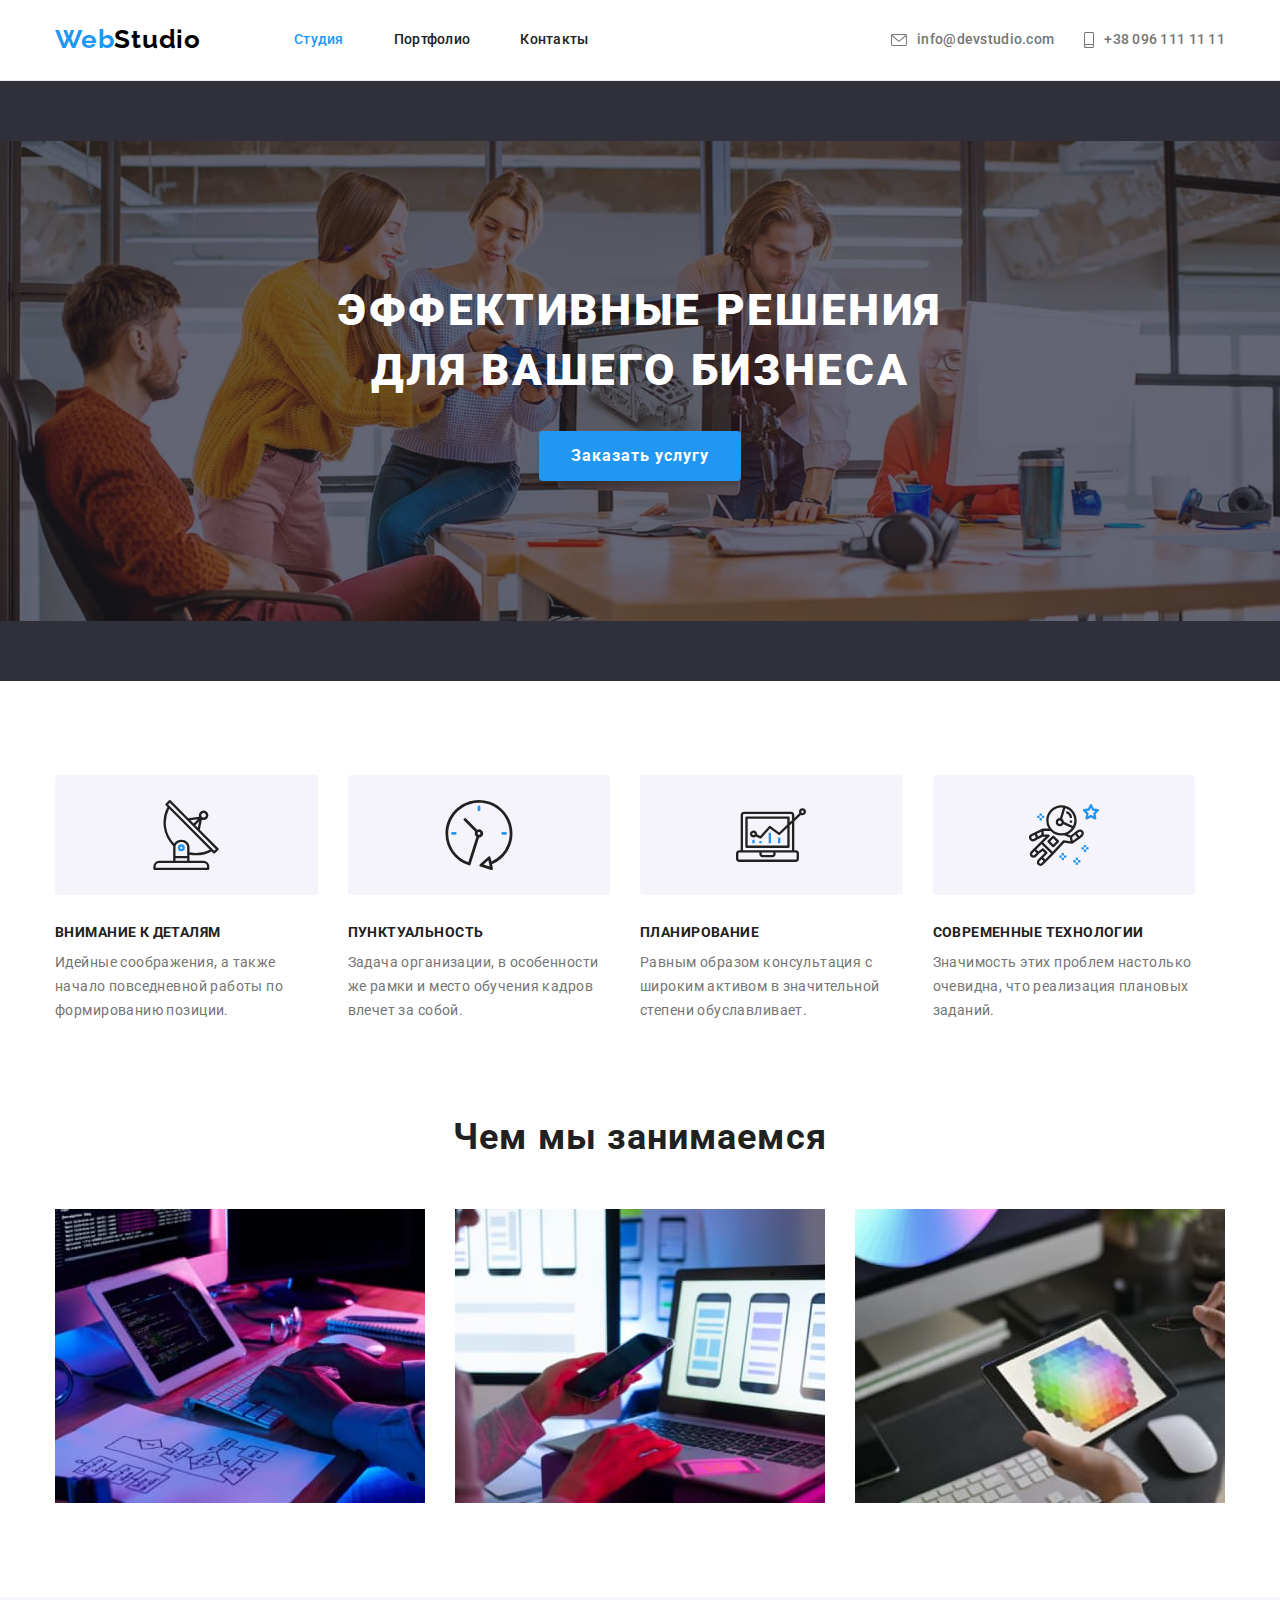
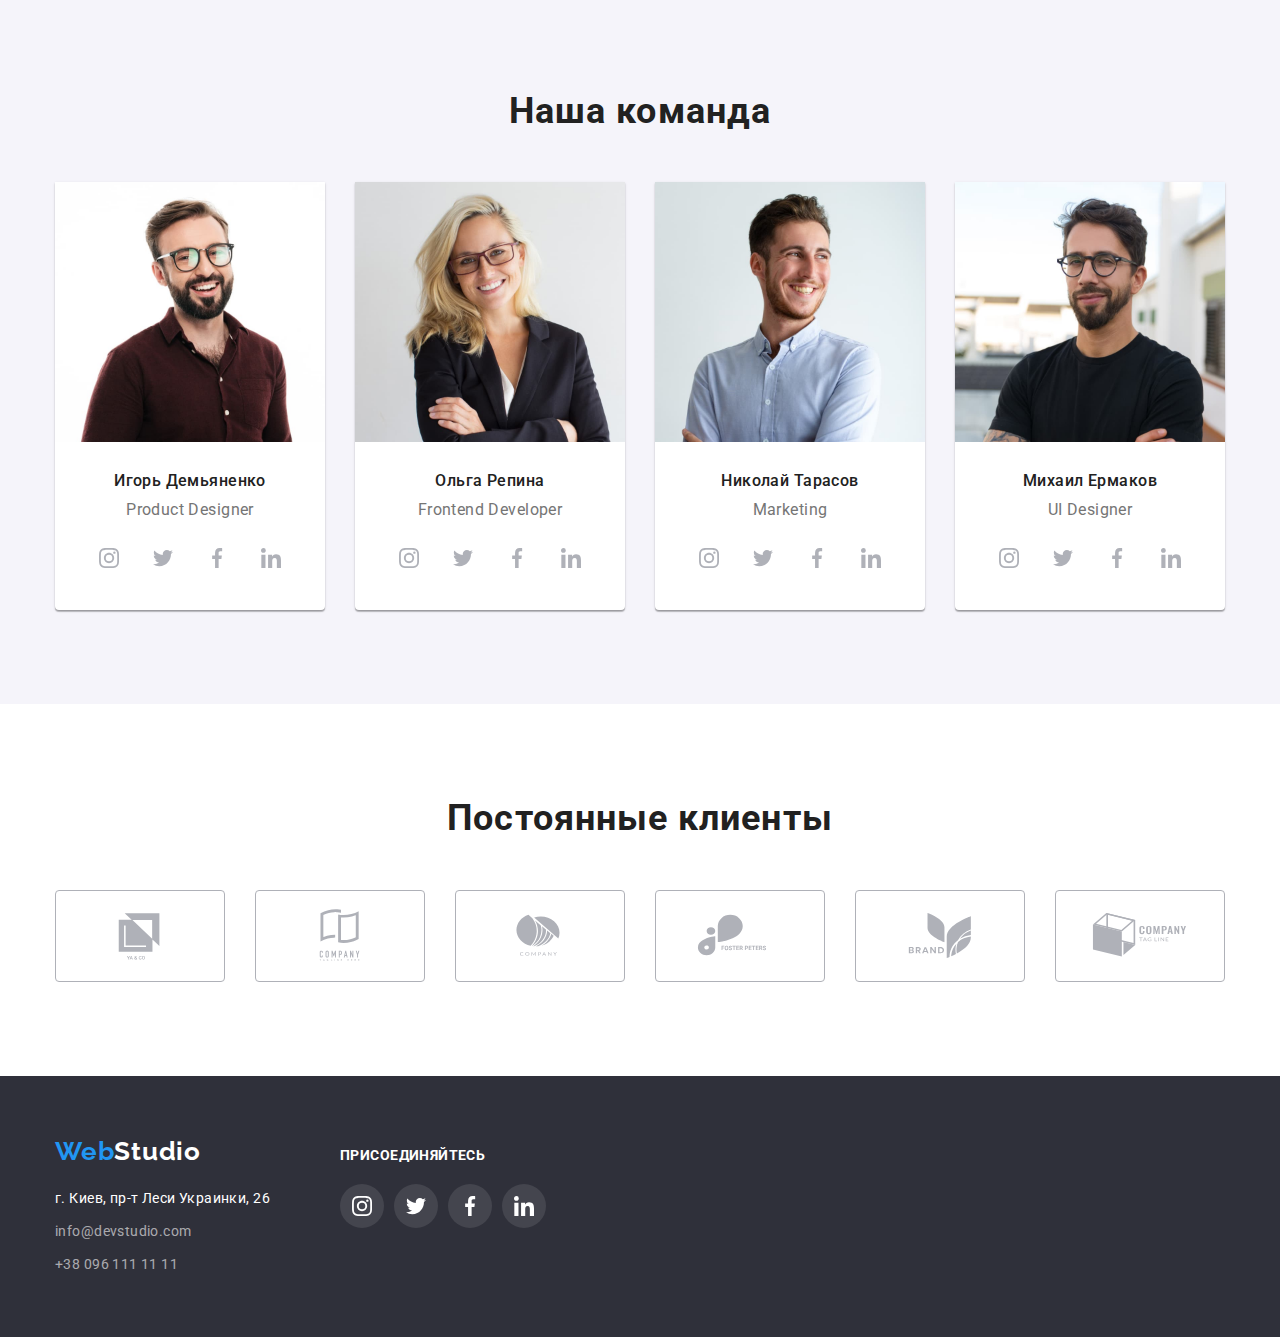
<file: index.html>
<!DOCTYPE html>
<html lang="ru">

<head>
    <meta charset="UTF-8">
    <meta http-equiv="X-UA-Compatible" content="IE=edge">
    <meta name="viewport" content="width=device-width, initial-scale=1.0">
    <link rel="preconnect" href="https://fonts.googleapis.com">
    <link rel="preconnect" href="https://fonts.gstatic.com" crossorigin>
    <link
        href="https://fonts.googleapis.com/css2?family=Raleway:wght@700&family=Roboto:wght@400;500;700;900&display=swap"
        rel="stylesheet">
    <link href="https://cdnjs.cloudflare.com/ajax/libs/modern-normalize/1.1.0/modern-normalize.min.css"
        rel="stylesheet">
    <link rel="stylesheet" href="./css/styles.css">
    <title>Document</title>
</head>

<body>
    <!--Header-->
    <header class="header">
        <div class="container first">
            <nav class="nav">
                <a href="./index.html" class="logo"><span class="web">Web</span>Studio</a>
                <ul class="site-nav list">
                    <li class="item"><a href="./index.html" class="site-nav link current">Студия</a></li>
                    <li class="item"><a href="./portfolio.html" class="site-nav link">Портфолио</a></li>
                    <li class="item"><a href="" class="site-nav link">Контакты</a></li>
                </ul>
            </nav>
            <ul class="contacts-links list">
                <li class="item"><a href="mailto:info@devstudio.com" class="contacts-list link">
                    <svg class="icon-envelope">
                        <use href="./images/symbol-defs.svg#icon-envelope"></use>
                    </svg>info@devstudio.com</a></li>
                <li class="item"><a href="tel:+380961111111" class="contacts-list link">
                    <svg class="icon-smartphone">
                        <use href="./images/symbol-defs.svg#icon-smartphone"></use>
                    </svg>+38 096 111 11 11</a></li>
            </ul>
        </div>

    </header>
    <main>
        <!--Hero-->
        <section class="hero">
                <h1 class="hero-header">Эффективные решения для вашего бизнеса</h1>
                <button type="button" class="order-services">Заказать услугу</button> 
        </section>
        <!--Peculiarities-->
        <section class="section">
            <div class="container">
                <h2 class="visually-hidden">Особенности</h2>
                <ul class="peculiarities list">
                    <li class="item">
                        <div class="thumb">
                            <svg width="70px" height="70px">
                                <use href="./images/symbol-defs.svg#peculiarities-antenna"></use>
                            </svg>
                        </div>
                        <h3 class="subheader">Внимание к деталям</h3>
                        <p>
                            Идейные соображения, а также начало повседневной работы по формированию позиции.
                        </p>
                    </li>
                    <li class="item">
                        <div class="thumb">
                            <svg width="70px" height="70px">
                                <use href="./images/symbol-defs.svg#peculiarities-clock"></use>
                            </svg>
                        </div>
                        <h3 class="subheader">Пунктуальность</h3>
                        <p>
                            Задача организации, в особенности же рамки и место обучения кадров влечет за собой.
                        </p>
                    </li>
                    <li class="item">
                        <div class="thumb">
                            <svg width="70px" height="70px">
                                <use href="./images/symbol-defs.svg#peculiarities-diagram"></use>
                            </svg>
                        </div>
                        <h3 class="subheader">Планирование</h3>
                        <p>
                            Равным образом консультация с широким активом в значительной степени обуславливает.
                        </p>
                    </li>
                    <li class="item">
                        <div class="thumb">
                            <svg width="70px" height="70px">
                                <use href="./images/symbol-defs.svg#peculiarities-astronaut"></use>
                            </svg>
                        </div>
                        <h3 class="subheader">Современные технологии</h3>
                        <p>
                            Значимость этих проблем настолько очевидна, что реализация плановых заданий.
                        </p>
                    </li>
                </ul>
            </div>
                
        </section>
        <!--Scope-->
        <section class="section scope">
            <div class="container">
                <h2 class="section-title">Чем мы занимаемся</h2>
                <ul class="scope list">
                    <li><img src="./images/desktop-pc.png" alt="десктопный компьютер" width="370"></li>
                    <li><img src="./images/mobile-phone.png" alt="мобильный телефон" width="370"></li>
                    <li><img src="./images/tablet.png" alt="планшет" width="370"></li>
                </ul>
            </div>
             
        </section>
        <!--Our team-->
        <section class="section team">
            <div class="container">
                <h2 class="section-title">Наша команда</h2>
                <ul class="team list">
                    <li class="team-item">
                        <img src="./images/product-designer.jpg" alt="Игорь Демьяненко Product Designer" width="270">
                        <div class="card-text">
                            <h3 class="teammates">Игорь Демьяненко</h3>
                            <p class="teammates-occupation">Product Designer</p>
                            <ul class="social list">
                                <li class="slot">
                                    <a href="#" class="ref">
                                        <svg class="social-item">
                                            <use href="./images/symbol-defs.svg#instagram-icon-grey"></use>
                                        </svg>
                                    </a>
                                </li>
                                <li class="slot">
                                    <a href="#" class="ref">
                                        <svg class="social-item">
                                            <use href="./images/symbol-defs.svg#twitter-icon-grey"></use>
                                        </svg>
                                    </a>
                                </li>
                                <li class="slot">
                                    <a href="#" class="ref">
                                        <svg class="social-item">
                                            <use href="./images/symbol-defs.svg#facebook-icon-grey"></use>
                                        </svg>
                                    </a>
                                </li>
                                <li class="slot">
                                    <a href="#" class="ref">
                                        <svg class="social-item">
                                            <use href="./images/symbol-defs.svg#linkedin-icon-grey"></use>
                                        </svg>
                                    </a>
                                </li>
                            </ul>
                        </div>                       
                    </li>
                    <li class="team-item"> 
                        <img src="./images/frontend-developer.jpg" alt="Ольга Репина Frontend Developer" width="270">
                        <div class="card-text">
                            <h3 class="teammates">Ольга Репина</h3>
                            <p class="teammates-occupation">Frontend Developer</p>
                            <ul class="social list">
                                <li class="slot">
                                    <a href="#" class="ref">
                                        <svg class="social-item">
                                            <use href="./images/symbol-defs.svg#instagram-icon-grey"></use>
                                        </svg>
                                    </a>
                                </li>
                                <li class="slot">
                                    <a href="#" class="ref">
                                        <svg class="social-item">
                                            <use href="./images/symbol-defs.svg#twitter-icon-grey"></use>
                                        </svg>
                                    </a>
                                </li>
                                <li class="slot">
                                    <a href="#" class="ref">
                                        <svg class="social-item">
                                            <use href="./images/symbol-defs.svg#facebook-icon-grey"></use>
                                        </svg>
                                    </a>
                                </li>
                                <li class="slot">
                                    <a href="#" class="ref">
                                        <svg class="social-item">
                                            <use href="./images/symbol-defs.svg#linkedin-icon-grey"></use>
                                        </svg>
                                    </a>
                                </li>
                            </ul>
                        </div>
                    </li>
                    <li class="team-item">
                        <img src="./images/marketing.jpg" alt="Николай Тарасов Marketing" width="270">
                        <div class="card-text">
                            <h3 class="teammates">Николай Тарасов</h3>
                            <p class="teammates-occupation">Marketing</p>
                            <ul class="social list">
                                <li class="slot">
                                    <a href="#" class="ref">
                                        <svg class="social-item">
                                            <use href="./images/symbol-defs.svg#instagram-icon-grey"></use>
                                        </svg>
                                    </a>
                                </li>
                                <li class="slot">
                                    <a href="#" class="ref">
                                        <svg class="social-item">
                                            <use href="./images/symbol-defs.svg#twitter-icon-grey"></use>
                                        </svg>
                                    </a>
                                </li>
                                <li class="slot">
                                    <a href="#" class="ref">
                                        <svg class="social-item">
                                            <use href="./images/symbol-defs.svg#facebook-icon-grey"></use>
                                        </svg>
                                    </a>
                                </li>
                                <li class="slot">
                                    <a href="#" class="ref">
                                        <svg class="social-item">
                                            <use href="./images/symbol-defs.svg#linkedin-icon-grey"></use>
                                        </svg>
                                    </a>
                                </li>
                            </ul>
                        </div>
                    </li>
                    <li class="team-item">
                        <img src="./images/ui-designer.jpg" alt="Михаил Ермаков UI Designer" width="270">
                        <div class="card-text">
                            <h3 class="teammates">Михаил Ермаков</h3>
                            <p class="teammates-occupation">UI Designer</p>
                            <ul class="social list">
                                <li class="slot">
                                    <a href="#" class="ref">
                                        <svg class="social-item">
                                            <use href="./images/symbol-defs.svg#instagram-icon-grey"></use>
                                        </svg>
                                    </a>
                                </li>
                                <li class="slot">
                                    <a href="#" class="ref">
                                        <svg class="social-item">
                                            <use href="./images/symbol-defs.svg#twitter-icon-grey"></use>
                                        </svg>
                                    </a>
                                </li>
                                <li class="slot">
                                    <a href="#" class="ref">
                                        <svg class="social-item">
                                            <use href="./images/symbol-defs.svg#facebook-icon-grey"></use>
                                        </svg>
                                    </a>
                                </li>
                                <li class="slot">
                                    <a href="#" class="ref">
                                        <svg class="social-item">
                                            <use href="./images/symbol-defs.svg#linkedin-icon-grey"></use>
                                        </svg>
                                    </a>
                                </li>
                            </ul>
                        </div>
                    </li>
                </ul>
            </div>
        </section>
        <!-- Section our customers -->
        <section class="section customers">
            <div class="container">
                <h2 class="section-title">Постоянные клиенты</h2>
                <ul class="customers list">
                    <li class="customer"><a href="#" class="thumb-customers">
                        <svg class="customers-item">
                            <use href="./images/symbol-defs.svg#our-customers-icon-one"></use>
                        </svg>
                    </a></li>
                    <li class="customer"><a href="#" class="thumb-customers">
                        <svg class="customers-item">
                            <use href="./images/symbol-defs.svg#our-customers-icon-two"></use>
                        </svg>
                    </a></li>
                    <li class="customer"><a href="#" class="thumb-customers">
                        <svg class="customers-item">
                            <use href="./images/symbol-defs.svg#our-customers-icon-three"></use>
                        </svg>
                    </a></li>
                    <li class="customer"><a href="#" class="thumb-customers">
                        <svg class="customers-item">
                            <use href="./images/symbol-defs.svg#our-customers-icon-four"></use>
                        </svg>
                    </a></li>
                    <li class="customer"><a href="#" class="thumb-customers">
                        <svg class="customers-item">
                            <use href="./images/symbol-defs.svg#our-customers-icon-five"></use>
                        </svg>
                    </a></li>
                    <li class="customer"><a href="#" class="thumb-customers">
                        <svg class="customers-item">
                            <use href="./images/symbol-defs.svg#our-customers-icon-six"></use>
                        </svg>
                    </a></li>
                </ul>
            </div>
        </section>
    </main>
    <!--Footer-->
    <footer class="footer">
        <div class="container">
            <div class="left-part">
                <a href="./index.html" class="logo"><span class="web">Web</span>Studio</a>
                <address>
                    <ul class="address list">
                        <li><a class="address link" href="https://goo.gl/maps/uApinmGLiM3RkcTs9" target="_blank"
                            rel="noreferrer noopener nofollow">г. Киев, пр-т Леси Украинки, 26</a></li>
                        <li><a class="contacts link" href="mailto:info@devstudio.com">info@devstudio.com</a></li>
                        <li><a class="contacts link" href="tel:+380961111111">+38 096 111 11 11</a></li>
                    </ul>
                </address>
            </div>
            <div class="middle-part">
                <h3 class="join">Присоединяйтесь</h3>
                <ul class="social list">
                    <li class="net"><a class="ref-footer" href="#">
                        <svg class="net-item">
                            <use href="./images/symbol-defs.svg#instagram-icon-white"></use>
                        </svg>
                    </a></li>
                    <li class="net"><a class="ref-footer" href="#">
                        <svg class="net-item">
                            <use href="./images/symbol-defs.svg#twitter-icon-white"></use>
                        </svg>
                    </a></li>
                    <li class="net"><a class="ref-footer" href="#">
                        <svg class="net-item">
                            <use href="./images/symbol-defs.svg#facebook-icon-white"></use>
                        </svg>
                    </a></li>
                    <li class="net"><a class="ref-footer" href="#">
                        <svg class="net-item">
                            <use href="./images/symbol-defs.svg#linkedin-icon-white"></use>
                        </svg>
                    </a></li>
                </ul>
            </div>
        </div>

    </footer>

</body>

</html>
</file>
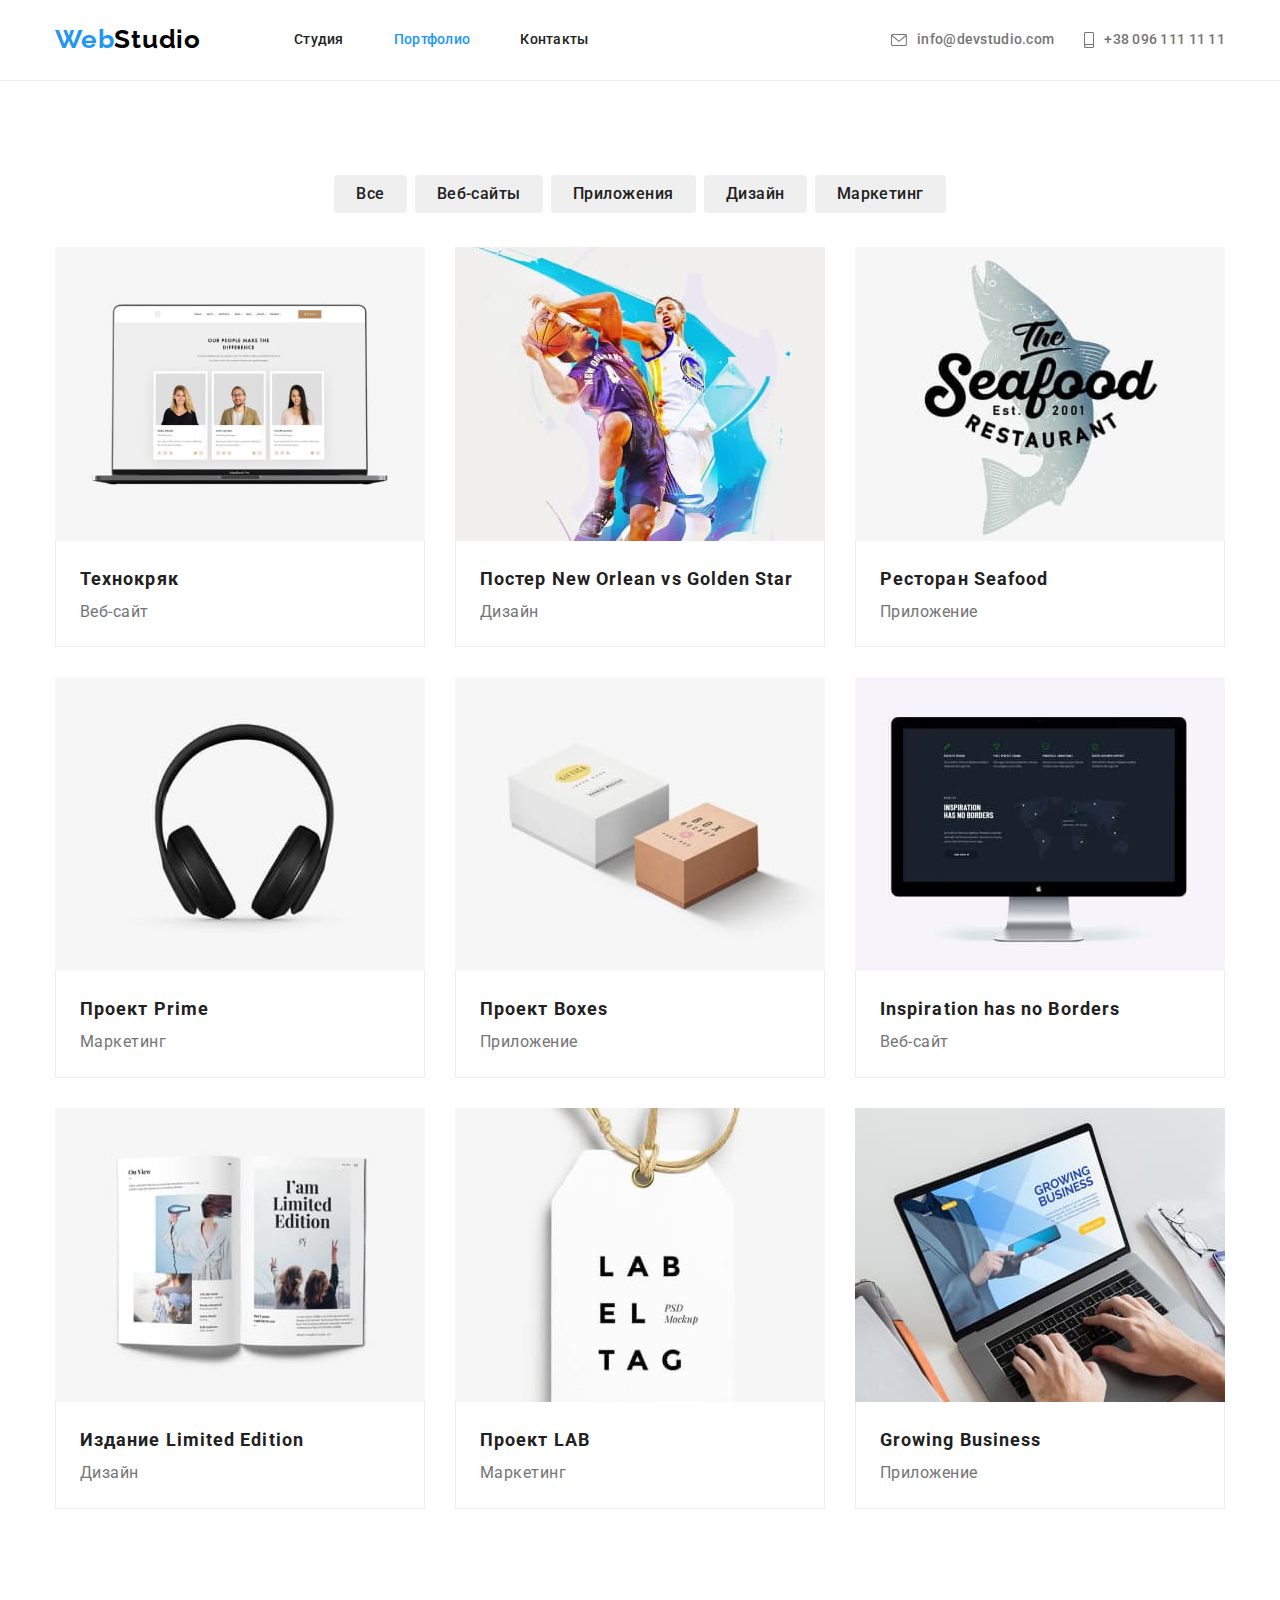
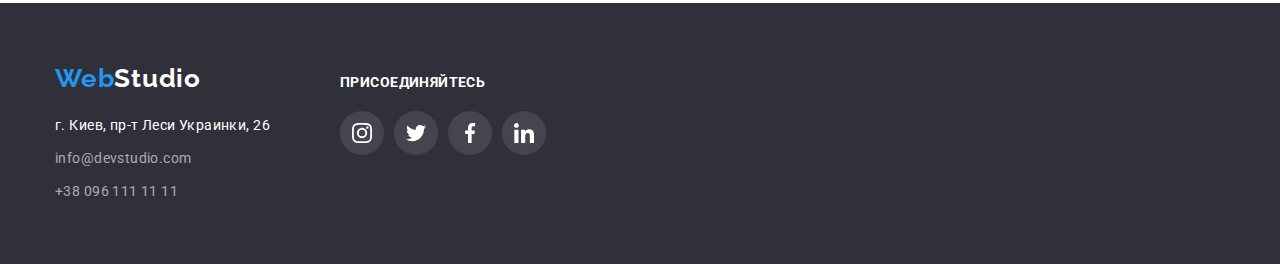
<file: portfolio.html>
<!DOCTYPE html>
<html lang="en">

<head>
    <meta charset="UTF-8">
    <meta http-equiv="X-UA-Compatible" content="IE=edge">
    <meta name="viewport" content="width=device-width, initial-scale=1.0">
    <link rel="preconnect" href="https://fonts.googleapis.com">
    <link rel="preconnect" href="https://fonts.gstatic.com" crossorigin>
    <link
        href="https://fonts.googleapis.com/css2?family=Raleway:wght@700&family=Roboto:wght@400;500;700;900&display=swap"
        rel="stylesheet">
    <link href="https://cdnjs.cloudflare.com/ajax/libs/modern-normalize/1.1.0/modern-normalize.min.css"
        rel="stylesheet">
    <link rel="stylesheet" href="./css/styles.css">
    <title>Document</title>
</head>

<body>
    <!--Header-->
    <header class="header">
        <div class="container first">
            <nav class="nav">
                <a href="./index.html" class="logo"><span class="web">Web</span>Studio</a>
                <ul class="site-nav list">
                    <li class="item"><a href="./index.html" class="site-nav link">Студия</a></li>
                    <li class="item"><a href="./portfolio.html" class="site-nav link current">Портфолио</a></li>
                    <li class="item"><a href="" class="site-nav link">Контакты</a></li>
                </ul>
            </nav>
            <ul class="contacts-links list">
                <li class="item"><a href="mailto:info@devstudio.com" class="contacts-list link">
                        <svg class="icon-envelope">
                            <use href="./images/symbol-defs.svg#icon-envelope"></use>
                        </svg>info@devstudio.com</a></li>
                <li class="item"><a href="tel:+380961111111" class="contacts-list link">
                        <svg class="icon-smartphone">
                            <use href="./images/symbol-defs.svg#icon-smartphone"></use>
                        </svg>+38 096 111 11 11</a></li>
            </ul>
        </div>
    
    </header>
    <!-- Main -->
    <main>
        <section class="section">
           <div class="container">
                <h1 class="visually-hidden">Портфолио</h1>
                <ul class="btn list">
                    <li><button type="button" class="filter">Все</button></li>
                    <li><button type="button" class="filter">Веб-сайты</button></li>
                    <li><button type="button" class="filter">Приложения</button></li>
                    <li><button type="button" class="filter">Дизайн</button></li>
                    <li><button type="button" class="filter">Маркетинг</button></li>
                </ul>
                <ul class="portfolio list">
                    <li class="item">
                        <article class="portfolio-art">
                            <a href="#" class="portfolio link">
                                <img src="./images/portfolio-technokryak.jpg" alt="Ноутбук на экране которого сайт" width="370">
                                <div class="portfolio-text">
                                    <h2 class="portfolio-title">Технокряк</h2>
                                    <p class="portfolio-item">Веб-сайт</p>
                                </div>
                            </a>
                        </article>
                    </li>
                    <li class="item">
                        <article class="portfolio-art">
                            <a href="#" class="portfolio link">
                                <img src="./images/portfolio-orlean-golden.jpg" alt="два баскетболиста с мячом" width="370">
                                <div class="portfolio-text">
                                    <h2 class="portfolio-title">Постер New Orlean vs Golden Star</h2>
                                    <p class="portfolio-item">Дизайн</p>
                                </div>
                            </a>
                        </article>
                    </li>
                    <li class="item">
                        <article class="portfolio-art">
                            <a href="#" class="portfolio link">
                                <img src="./images/portfolio-seafood.jpg" alt="рыба на эмблеме ресторана seafood" width="370">
                                <div class="portfolio-text">
                                    <h2 class="portfolio-title">Ресторан Seafood</h2>
                                    <p class="portfolio-item">Приложение</p>
                                </div>
                            </a>
                        </article>
                    </li>
                    <li class="item">
                        <article class="portfolio-art">
                            <a href="#" class="portfolio link">
                                <img src="./images/portfolio-prime.jpg" alt="наушники" width="370">
                                <div class="portfolio-text">
                                    <h2 class="portfolio-title">Проект Prime</h2>
                                    <p class="portfolio-item">Маркетинг</p>
                                </div>
                            </a>
                        </article>
                    </li>
                    <li class="item">
                        <article class="portfolio-art">
                            <a href="#" class="portfolio link">
                                <img src="./images/portfolio-boxes.jpg" alt="картонные коробки" width="370">
                                <div class="portfolio-text">
                                    <h2 class="portfolio-title">Проект Boxes</h2>
                                    <p class="portfolio-item">Приложение</p>
                                </div>
                            </a>
                        </article>
                    </li>
                    <li class="item">
                        <article class="portfolio-art">
                            <a href="#" class="portfolio link">
                                <img src="./images/portfolio-inspiration.jpg" alt="рабочий сайт на мониторе компьютера Mac" width="370">
                                <div class="portfolio-text">
                                    <h2 class="portfolio-title">Inspiration has no Borders</h2>
                                    <p class="portfolio-item">Веб-сайт</p>
                                </div>
                            </a>
                        </article>
                    </li>
                    <li class="item">
                        <article class="portfolio-art">
                            <a href="#" class="portfolio link">
                                <img src="./images/portfolio-limited.jpg" alt="пример дизайна на странице журнала" width="370">
                                <div class="portfolio-text">
                                    <h2 class="portfolio-title">Издание Limited Edition</h2>
                                    <p class="portfolio-item">Дизайн</p>
                                </div>
                            </a>
                        </article>
                    </li>
                    <li class="item">
                        <article class="portfolio-art">
                            <a href="#" class="portfolio link">
                                <img src="./images/portfolio-lab.jpg" alt="бирка с логотипом" width="370">
                                <div class="portfolio-text">
                                    <h2 class="portfolio-title">Проект LAB</h2>
                                    <p class="portfolio-item">Маркетинг</p>
                                </div>
                            </a>
                        </article>
                    </li>
                    <li class="item">
                        <article class="portfolio-art">
                            <a href="#" class="portfolio link">
                                <img src="./images/portfolio-growing.jpg" alt="сайт приложения на экране ноутбука" width="370">
                                <div class="portfolio-text">
                                    <h2 class="portfolio-title">Growing Business</h2>
                                    <p class="portfolio-item">Приложение</p>
                                </div>
                            </a>
                        </article>
                    </li>
                </ul>
           </div>
        </section>

    </main>
    <!-- Footer -->
    <footer class="footer">
        <div class="container">
            <div class="left-part">
                <a href="./index.html" class="logo"><span class="web">Web</span>Studio</a>
                <address>
                    <ul class="address list">
                        <li><a class="address link" href="https://goo.gl/maps/uApinmGLiM3RkcTs9" target="_blank"
                                rel="noreferrer noopener nofollow">г. Киев, пр-т Леси Украинки, 26</a></li>
                        <li><a class="contacts link" href="mailto:info@devstudio.com">info@devstudio.com</a></li>
                        <li><a class="contacts link" href="tel:+380961111111">+38 096 111 11 11</a></li>
                    </ul>
                </address>
            </div>
            <div class="middle-part">
                <h3 class="join">Присоединяйтесь</h3>
                <ul class="social list">
                    <li class="net"><a class="ref-footer" href="#">
                            <svg class="net-item">
                                <use href="./images/symbol-defs.svg#instagram-icon-white"></use>
                            </svg>
                        </a></li>
                    <li class="net"><a class="ref-footer" href="#">
                            <svg class="net-item">
                                <use href="./images/symbol-defs.svg#twitter-icon-white"></use>
                            </svg>
                        </a></li>
                    <li class="net"><a class="ref-footer" href="#">
                            <svg class="net-item">
                                <use href="./images/symbol-defs.svg#facebook-icon-white"></use>
                            </svg>
                        </a></li>
                    <li class="net"><a class="ref-footer" href="#">
                            <svg class="net-item">
                                <use href="./images/symbol-defs.svg#linkedin-icon-white"></use>
                            </svg>
                        </a></li>
                </ul>
            </div>
        </div>
    
    </footer>
</body>

</html>
</file>
<file: css/styles.css>
:root {
  --primary-color: #ffffff;
  --secondary-color: #2f303a;
  --accent-color: #2196f3;
  --our-team: #f5f4fa;

  --primary-text: #757575;
  --secondary-text: #212121;

  --item-gap: 30px;

  --icon-fill-color: #afb1b8;
}

body {
  color: var(--primary-text);
  background-color: var(--primary-color);
  font-family: "Roboto", sans-serif;
  font-style: normal;
  font-weight: 400;
  font-size: 14px;
  line-height: 1.71;
  letter-spacing: 0.03em;
}

.logo {
  display: block;
  padding-top: 24px;
  padding-bottom: 25px;

  color: #000;
  font-family: "Raleway", sans-serif;
  text-decoration: none;
  font-weight: 700;
  font-size: 26px;
  line-height: 1.19;
  letter-spacing: 0.03em;
}

.footer .logo {
  display: inline-block;
  padding-top: 0;
  padding-bottom: 0;
  margin-bottom: 20px;
  color: #fff;
}
.web {
  color: var(--accent-color);
}

.list {
  list-style: none;
}
ul {
  margin-top: 0;
  margin-bottom: 0;
  padding-inline-start: 0;
}

/* Header */

.header {
  border-bottom: 1px solid #ececec;
}

.link {
  font-style: normal;
  font-weight: 500;
  font-size: 14px;
  line-height: 1.14;
  letter-spacing: 0.02em;
  text-decoration: none;
}

.site-nav {
  display: flex;

  color: var(--secondary-text);
}

.site-nav.list {
  margin-left: 93px;
}

.site-nav .item {
  margin-right: 50px;
}

.site-nav .item:last-child {
  margin-right: 0;
}

.site-nav.link {
  display: block;
  padding-top: 32px;
  padding-bottom: 32px;
}

.contacts-links {
  display: flex;
  margin-left: auto;
}

.contacts-links .item + .item {
  margin-left: 30px;
}
.icon-envelope {
  width: 16px;
  height: 12px;
  margin-right: 10px;
  fill: currentColor;
}
.icon-smartphone {
  width: 10px;
  height: 16px;
  margin-right: 10px;
  fill: currentColor;
}

.contacts-list {
  display: inline-flex;
  align-items: center;
  color: var(--primary-text);
  padding-top: 32px;
  padding-bottom: 32px;
}

.site-nav:hover,
.contacts-list:hover,
.site-nav:focus,
.contacts-list:focus {
  color: var(--accent-color);
}
.icon-envelope:hover,
.icon-envelope:focus {
  fill: var(--accent-color);
}
.icon-smartphone:hover,
.icon-smartphone:focus {
  fill: var(--accent-color);
}

.current {
  color: var(--accent-color);
}

.container.first {
  display: flex;
  align-items: center;
}

.nav {
  display: flex;
  align-items: center;
}

.container {
  width: 1200px;
  margin: 0 auto;
  padding-left: 15px;
  padding-right: 15px;
  /* outline: 2px solid skyblue; */
}

/* Hero */
.hero {
  max-width: 1600px;
  height: 600px;
  text-align: center;
  padding: 200px 0;
  margin: 0 auto;
  background-image: linear-gradient(
      to right,
      rgba(47, 48, 58, 0.4),
      rgba(47, 48, 58, 0.4)
    ),
    url(../images/hero-background-img.jpg);
  background-size: contain;
  background-repeat: no-repeat;
  background-position: center;
}

.hero,
.footer {
  background-color: var(--secondary-color);
}

img {
  display: block;
  max-width: 100%;
  height: auto;
}

h1,
h2,
h3,
p {
  margin-top: 0;
  margin-bottom: 0;
}

.hero-header {
  margin-left: auto;
  margin-right: auto;
  margin-bottom: 30px;
  width: 696px;

  color: var(--primary-color);
  font-weight: 900;
  font-size: 44px;
  line-height: 1.36;
  letter-spacing: 0.06em;
  text-transform: uppercase;
}
.section {
  padding-top: 94px;
  padding-bottom: 94px;
}
.section-title {
  margin-bottom: 50px;

  color: var(--secondary-text);
  font-size: 36px;
  line-height: 1.16;
  text-align: center;
  letter-spacing: 0.03em;
}
.section.scope {
  padding-top: 0;
}

/* Portfolio */

.portfolio-title {
  color: var(--secondary-text);
  font-size: 18px;
  line-height: 2;
  letter-spacing: 0.06em;
}

.portfolio-item {
  color: var(--primary-text);
  font-weight: 400;
  font-size: 16px;
  line-height: 1.87;
  letter-spacing: 0.03em;
}
.portfolio.list {
  display: flex;
  flex-wrap: wrap;
  /* background-color: teal; */
  margin-top: calc(-1 * var(--item-gap));
  margin-left: calc(-1 * var(--item-gap));
}
.btn.list {
  display: flex;
  justify-content: center;
  margin-bottom: 34px;
}
.btn.list li:not(:last-child) {
  margin-right: 8px;
}
.portfolio .item {
  /* background-color: tomato; */
  /* width: 370px; */
  flex-basis: calc((100% - 90px) / 3);
  margin-top: var(--item-gap);
  margin-left: var(--item-gap);
}
.portfolio-text {
  padding: 20px 24px;
  background: var(--primary-color);
  border: 1px solid #eeeeee;
  border-top: transparent;
  box-sizing: border-box;
}
.portfolio.link {
  display: block;
}
.portfolio.link:hover,
.portfolio.link:focus {
  box-shadow: 0px 1px 1px rgba(0, 0, 0, 0.12), 0px 4px 4px rgba(0, 0, 0, 0.06),
    1px 4px 6px rgba(0, 0, 0, 0.16);
}

/* Button types */
.order-services {
  color: var(--primary-color);
  background-color: var(--accent-color);
  font-family: inherit;
  font-style: normal;
  font-weight: 700;
  font-size: 16px;
  line-height: 1.87;
  display: inline-block;
  letter-spacing: 0.06em;
  cursor: pointer;
  box-shadow: 0px 4px 4px rgba(0, 0, 0, 0.15);
  border-radius: 4px;
  padding: 10px 32px;
  min-width: 200px;
  margin: 0 auto;
  border: none;
}

.filter {
  color: var(--secondary-text);
  font-family: inherit;
  font-style: normal;
  font-weight: 500;
  font-size: 16px;
  line-height: 1.6;
  text-align: center;
  letter-spacing: 0.03em;
  cursor: pointer;
  border-radius: 4px;
  padding: 6px 22px;
  border: none;
}

.order-services:hover,
.order-services:focus {
  background-color: #188ce8;
}

.filter:hover,
.filter:focus {
  color: var(--primary-color);
  background-color: var(--accent-color);
  box-shadow: 0px 3px 1px rgba(0, 0, 0, 0.1), 0px 1px 2px rgba(0, 0, 0, 0.08),
    0px 2px 2px rgba(0, 0, 0, 0.12);
}

.visually-hidden {
  position: absolute;
  width: 1px;
  height: 1px;
  margin: -1px;
  border: 0;
  padding: 0;

  white-space: nowrap;
  clip-path: inset(100%);
  clip: rect(0 0 0 0);
  overflow: hidden;
}

/* Peculiarities */

.subheader {
  margin-bottom: 10px;

  color: var(--secondary-text);
  font-size: 14px;
  line-height: 1.14;
  letter-spacing: 0.03em;
  text-transform: uppercase;
}
.peculiarities.list {
  display: flex;
}

.peculiarities .item {
  flex-basis: calc(100% / 4 - 30px);
}

.peculiarities .item + .item {
  margin-left: 30px;
}

.thumb {
  display: flex;
  justify-content: center;
  align-items: center;
  background-color: var(--our-team);
  margin-bottom: 30px;
  height: 120px;
  border-radius: 4px;
}

/* Scope */
.scope.list {
  display: flex;
  justify-content: space-between;
}

/* Our team */
.section.team {
  padding-top: 94px;
  padding-bottom: 94px;
  margin-bottom: 0;
}
.team {
  background-color: var(--our-team);
}
.teammates {
  color: var(--secondary-text);
  font-weight: 500;
  font-size: 16px;
  line-height: 1.18;
  text-align: center;
  margin-bottom: 10px;
}
.teammates-occupation {
  font-size: 16px;
  line-height: 1.18;
  text-align: center;
  margin-bottom: 16px;
}
.team.list {
  display: flex;
  flex-basis: calc((100% - 90px) / 4);
}
.team-item {
  margin-right: 30px;
  background: #ffffff;
  box-shadow: 0px 1px 3px rgba(0, 0, 0, 0.12), 0px 1px 1px rgba(0, 0, 0, 0.14),
    0px 2px 1px rgba(0, 0, 0, 0.2);
  border-radius: 0px 0px 4px 4px;
}
.team-item:nth-child(4n) {
  margin-right: 0;
}

.card-text {
  padding-top: 30px;
  padding-bottom: 30px;
  padding-left: 32px;
  padding-right: 32px;
}
.social-item {
  width: 20px;
  height: 20px;
  fill: currentColor;
}
.social .slot + .slot {
  margin-left: 10px;
}

.ref {
  display: flex;
  justify-content: center;
  align-items: center;
  width: 44px;
  height: 44px;
  border-radius: 50%;
  color: var(--icon-fill-color);
}
.ref:hover,
.ref:focus {
  background-color: var(--accent-color);
}
.ref:hover .social-item,
.ref:focus .social-item {
  fill: var(--primary-color);
}

/* Our customers */
.customers.list {
  display: flex;
  justify-content: space-between;
  flex-basis: calc((100% - 150px) / 6);
}
.thumb-customers {
  display: flex;
  justify-content: center;
  align-items: center;
  color: var(--icon-fill-color);
  background-color: var(--primary-color);
  width: 170px;
  height: 92px;
  border: 1px solid var(--icon-fill-color);
  border-radius: 4px;
}
.customers .customer + .customer {
  margin-left: 30px;
}
.customers-item {
  width: 106px;
  height: 60px;
  fill: currentColor;
}
.thumb-customers:hover,
.thumb-customers:focus {
  border-color: var(--accent-color);
}

.thumb-customers:hover .customers-item,
.thumb-customers:focus .customers-item {
  fill: var(--accent-color);
}

/* Footer */
.address.link {
  color: var(--primary-color);
  font-weight: 400;
  font-size: 14px;
  line-height: 1.71;
  letter-spacing: 0.03em;
}

.address.list {
  display: inline-block;
}

.contacts.link {
  color: rgba(255, 255, 255, 0.6);
  font-weight: 400;
  line-height: 1.71;
  letter-spacing: 0.03em;
}

.address.list li:not(:last-child) {
  margin-bottom: 9px;
}

.address.link:hover,
.contacts.link:hover,
.address.link:focus,
.contacts.link:focus {
  color: var(--accent-color);
}
.footer {
  padding-top: 60px;
  padding-bottom: 60px;
}
.footer .container {
  display: flex;
  justify-content: flex-start;
  align-items: baseline;
}
.left-part {
  margin-right: 70px;
  max-width: 231px;
}
.middle-part {
  width: 206px;
}
.join {
  margin-bottom: 20px;

  color: var(--primary-color);
  font-weight: 700;
  font-size: inherit;
  line-height: 1.14;
  text-transform: uppercase;
}
.social.list {
  display: flex;
  justify-content: space-between;
}

.net {
  background-color: rgba(255, 255, 255, 0.1);
  border-radius: 50%;
}
.net-item {
  width: 20px;
  height: 20px;
  fill: currentColor;
}

.ref-footer {
  display: flex;
  justify-content: center;
  align-items: center;
  width: 44px;
  height: 44px;
  border-radius: 50%;
}
.ref-footer:hover,
.ref-footer:focus {
  background-color: var(--accent-color);
}

.social .net + .net {
  margin-left: 10px;
}
</file>
